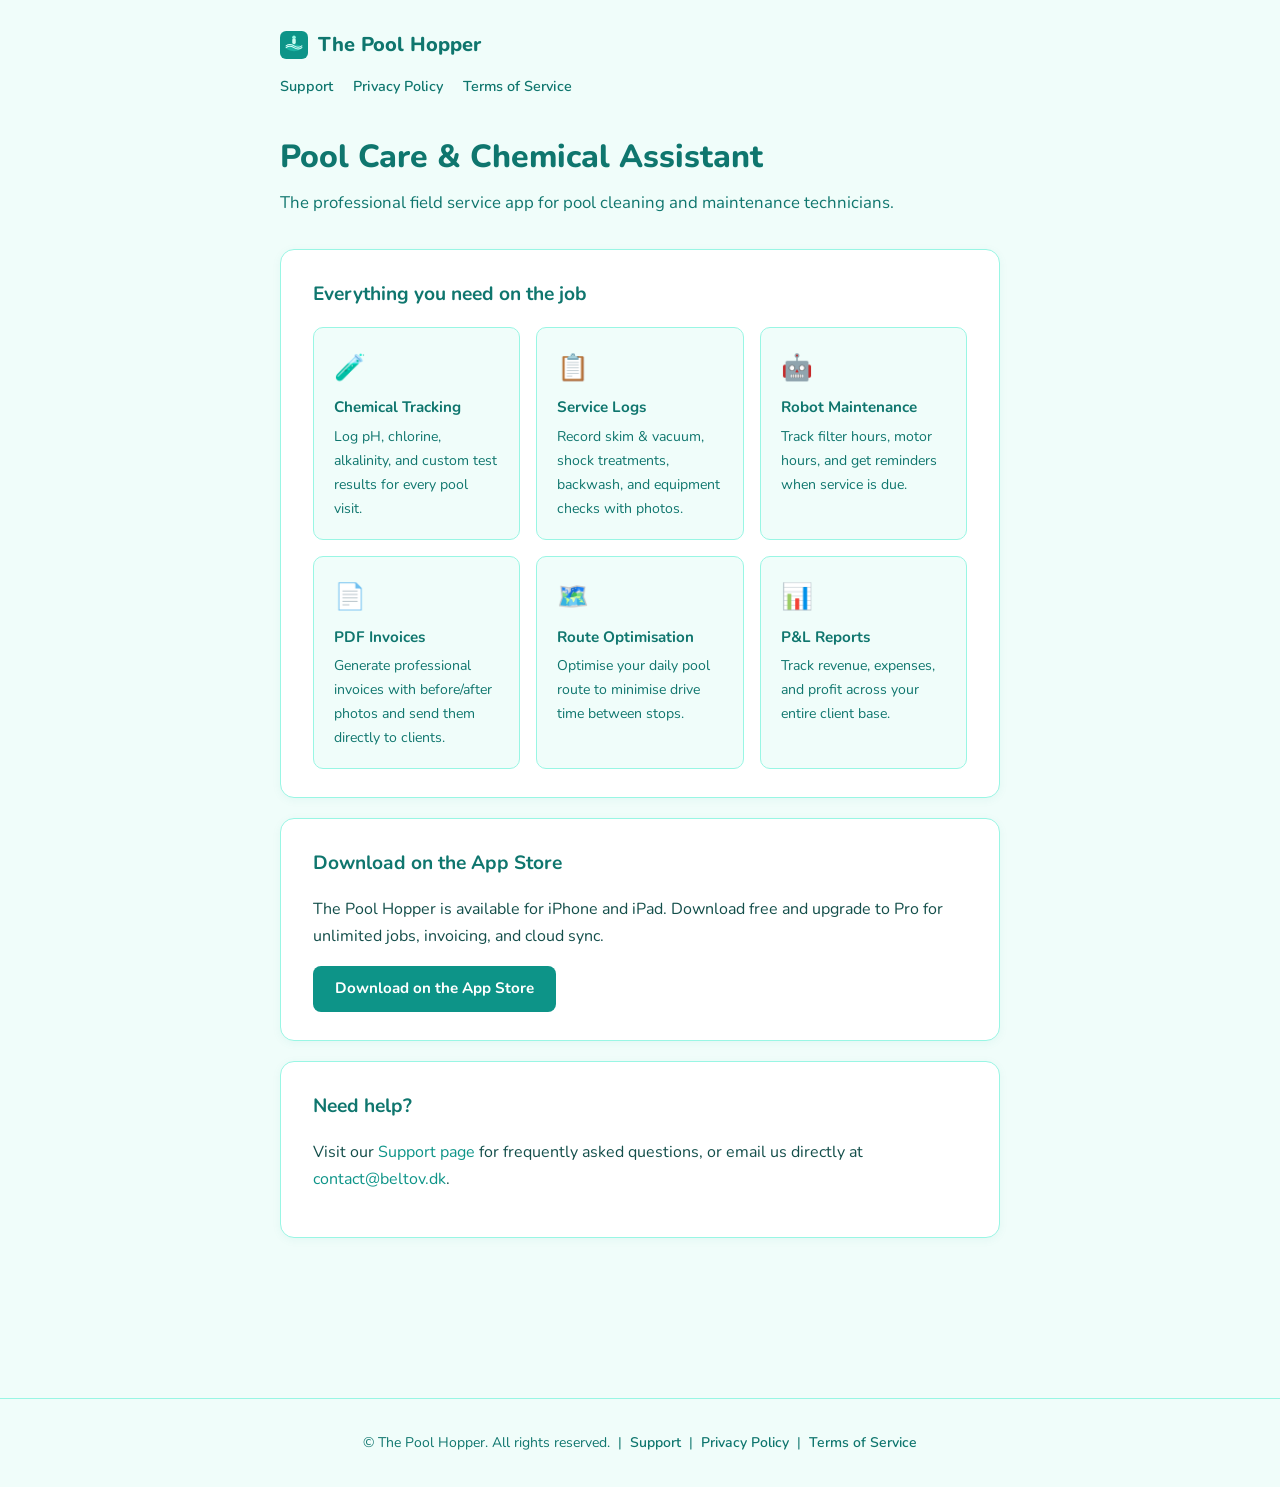
<file: index.html>
<!doctype html>
<html lang="en">
<head>
  <meta charset="utf-8">
  <meta name="viewport" content="width=device-width, initial-scale=1">
  <title>The Pool Hopper — Pool Care &amp; Chemical Assistant</title>
  <meta name="description" content="The Pool Hopper is the mobile field service app for pool cleaning and maintenance professionals.">
  <link rel="preconnect" href="https://fonts.googleapis.com">
  <link rel="preconnect" href="https://fonts.gstatic.com" crossorigin>
  <link href="https://fonts.googleapis.com/css2?family=Nunito:wght@400;600;700;800&display=swap" rel="stylesheet">
  <link rel="stylesheet" href="./style.css">
</head>
<body>
<div class="wrap">

  <a class="brand" href="./">
    <svg width="28" height="28" viewBox="0 0 64 64" fill="none" xmlns="http://www.w3.org/2000/svg">
      <rect width="64" height="64" rx="14" fill="#0D9488"/>
      <ellipse cx="32" cy="38" rx="18" ry="8" fill="#2DD4BF" opacity="0.5"/>
      <path d="M14 34 Q22 28 32 34 Q42 40 50 34" stroke="#E0FEFA" stroke-width="2.5" fill="none" stroke-linecap="round"/>
      <path d="M14 38 Q22 32 32 38 Q42 44 50 38" stroke="#E0FEFA" stroke-width="2.5" fill="none" stroke-linecap="round"/>
      <rect x="28" y="16" width="8" height="14" rx="4" fill="#CCFBF1"/>
      <circle cx="32" cy="14" r="4" fill="#99F6E4"/>
    </svg>
    <span>The Pool Hopper</span>
  </a>

  <nav>
    <a href="./support">Support</a>
    <a href="./privacy">Privacy Policy</a>
    <a href="./terms">Terms of Service</a>
  </nav>

  <h1>Pool Care &amp; Chemical Assistant</h1>
  <p class="subtitle">The professional field service app for pool cleaning and maintenance technicians.</p>

  <section>
    <div class="card">
      <h2>Everything you need on the job</h2>
      <div class="features">
        <div class="feature">
          <div class="icon">🧪</div>
          <h3>Chemical Tracking</h3>
          <p>Log pH, chlorine, alkalinity, and custom test results for every pool visit.</p>
        </div>
        <div class="feature">
          <div class="icon">📋</div>
          <h3>Service Logs</h3>
          <p>Record skim &amp; vacuum, shock treatments, backwash, and equipment checks with photos.</p>
        </div>
        <div class="feature">
          <div class="icon">🤖</div>
          <h3>Robot Maintenance</h3>
          <p>Track filter hours, motor hours, and get reminders when service is due.</p>
        </div>
        <div class="feature">
          <div class="icon">📄</div>
          <h3>PDF Invoices</h3>
          <p>Generate professional invoices with before/after photos and send them directly to clients.</p>
        </div>
        <div class="feature">
          <div class="icon">🗺️</div>
          <h3>Route Optimisation</h3>
          <p>Optimise your daily pool route to minimise drive time between stops.</p>
        </div>
        <div class="feature">
          <div class="icon">📊</div>
          <h3>P&amp;L Reports</h3>
          <p>Track revenue, expenses, and profit across your entire client base.</p>
        </div>
      </div>
    </div>
  </section>

  <section>
    <div class="card">
      <h2>Download on the App Store</h2>
      <p>The Pool Hopper is available for iPhone and iPad. Download free and upgrade to Pro for unlimited jobs, invoicing, and cloud sync.</p>
      <a class="button" href="https://apps.apple.com/app/the-pool-hopper/id6798346395">Download on the App Store</a>
    </div>
  </section>

  <section>
    <div class="card">
      <h2>Need help?</h2>
      <p>Visit our <a href="./support">Support page</a> for frequently asked questions, or email us directly at <a href="mailto:contact@beltov.dk">contact@beltov.dk</a>.</p>
    </div>
  </section>

</div>

<footer>
  &copy; The Pool Hopper. All rights reserved. &nbsp;|&nbsp;
  <a href="./support">Support</a> &nbsp;|&nbsp;
  <a href="./privacy">Privacy Policy</a> &nbsp;|&nbsp;
  <a href="./terms">Terms of Service</a>
</footer>

</body>
</html>
</file>
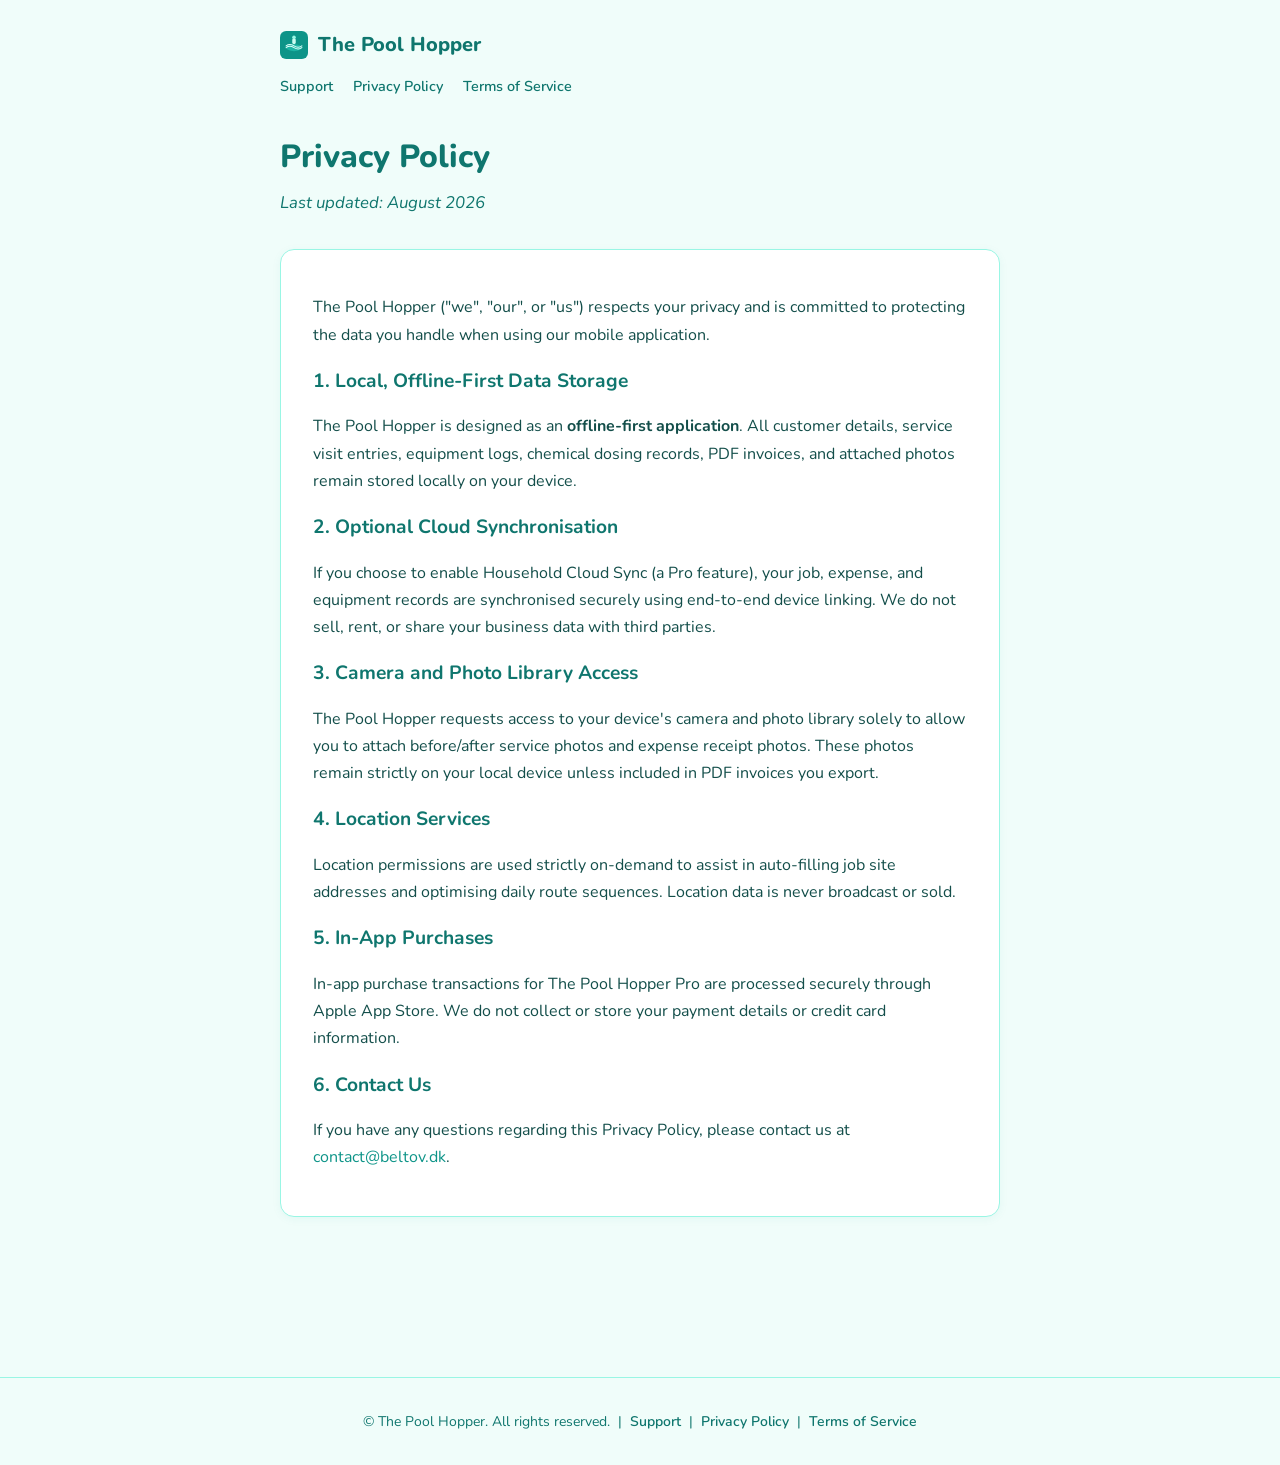
<file: privacy/index.html>
<!doctype html>
<html lang="en">
<head>
  <meta charset="utf-8">
  <meta name="viewport" content="width=device-width, initial-scale=1">
  <title>Privacy Policy — The Pool Hopper</title>
  <meta name="description" content="The Pool Hopper's privacy policy: what data is collected, how it's stored, and your choices.">
  <link rel="preconnect" href="https://fonts.googleapis.com">
  <link rel="preconnect" href="https://fonts.gstatic.com" crossorigin>
  <link href="https://fonts.googleapis.com/css2?family=Nunito:wght@400;600;700;800&display=swap" rel="stylesheet">
  <link rel="stylesheet" href="../style.css">
</head>
<body>
<div class="wrap">

  <a class="brand" href="../">
    <svg width="28" height="28" viewBox="0 0 64 64" fill="none" xmlns="http://www.w3.org/2000/svg">
      <rect width="64" height="64" rx="14" fill="#0D9488"/>
      <ellipse cx="32" cy="38" rx="18" ry="8" fill="#2DD4BF" opacity="0.5"/>
      <path d="M14 34 Q22 28 32 34 Q42 40 50 34" stroke="#E0FEFA" stroke-width="2.5" fill="none" stroke-linecap="round"/>
      <path d="M14 38 Q22 32 32 38 Q42 44 50 38" stroke="#E0FEFA" stroke-width="2.5" fill="none" stroke-linecap="round"/>
      <rect x="28" y="16" width="8" height="14" rx="4" fill="#CCFBF1"/>
      <circle cx="32" cy="14" r="4" fill="#99F6E4"/>
    </svg>
    <span>The Pool Hopper</span>
  </a>

  <nav>
    <a href="../support">Support</a>
    <a href="./">Privacy Policy</a>
    <a href="../terms">Terms of Service</a>
  </nav>

  <h1>Privacy Policy</h1>
  <p class="subtitle"><em>Last updated: August 2026</em></p>

  <section>
    <div class="card">
      <p>The Pool Hopper ("we", "our", or "us") respects your privacy and is committed to protecting the data you handle when using our mobile application.</p>

      <h2>1. Local, Offline-First Data Storage</h2>
      <p>The Pool Hopper is designed as an <strong>offline-first application</strong>. All customer details, service visit entries, equipment logs, chemical dosing records, PDF invoices, and attached photos remain stored locally on your device.</p>

      <h2>2. Optional Cloud Synchronisation</h2>
      <p>If you choose to enable Household Cloud Sync (a Pro feature), your job, expense, and equipment records are synchronised securely using end-to-end device linking. We do not sell, rent, or share your business data with third parties.</p>

      <h2>3. Camera and Photo Library Access</h2>
      <p>The Pool Hopper requests access to your device's camera and photo library solely to allow you to attach before/after service photos and expense receipt photos. These photos remain strictly on your local device unless included in PDF invoices you export.</p>

      <h2>4. Location Services</h2>
      <p>Location permissions are used strictly on-demand to assist in auto-filling job site addresses and optimising daily route sequences. Location data is never broadcast or sold.</p>

      <h2>5. In-App Purchases</h2>
      <p>In-app purchase transactions for The Pool Hopper Pro are processed securely through Apple App Store. We do not collect or store your payment details or credit card information.</p>

      <h2>6. Contact Us</h2>
      <p>If you have any questions regarding this Privacy Policy, please contact us at <a href="mailto:contact@beltov.dk">contact@beltov.dk</a>.</p>
    </div>
  </section>

</div>

<footer>
  &copy; The Pool Hopper. All rights reserved. &nbsp;|&nbsp;
  <a href="../support">Support</a> &nbsp;|&nbsp;
  <a href="./">Privacy Policy</a> &nbsp;|&nbsp;
  <a href="../terms">Terms of Service</a>
</footer>

</body>
</html>
</file>
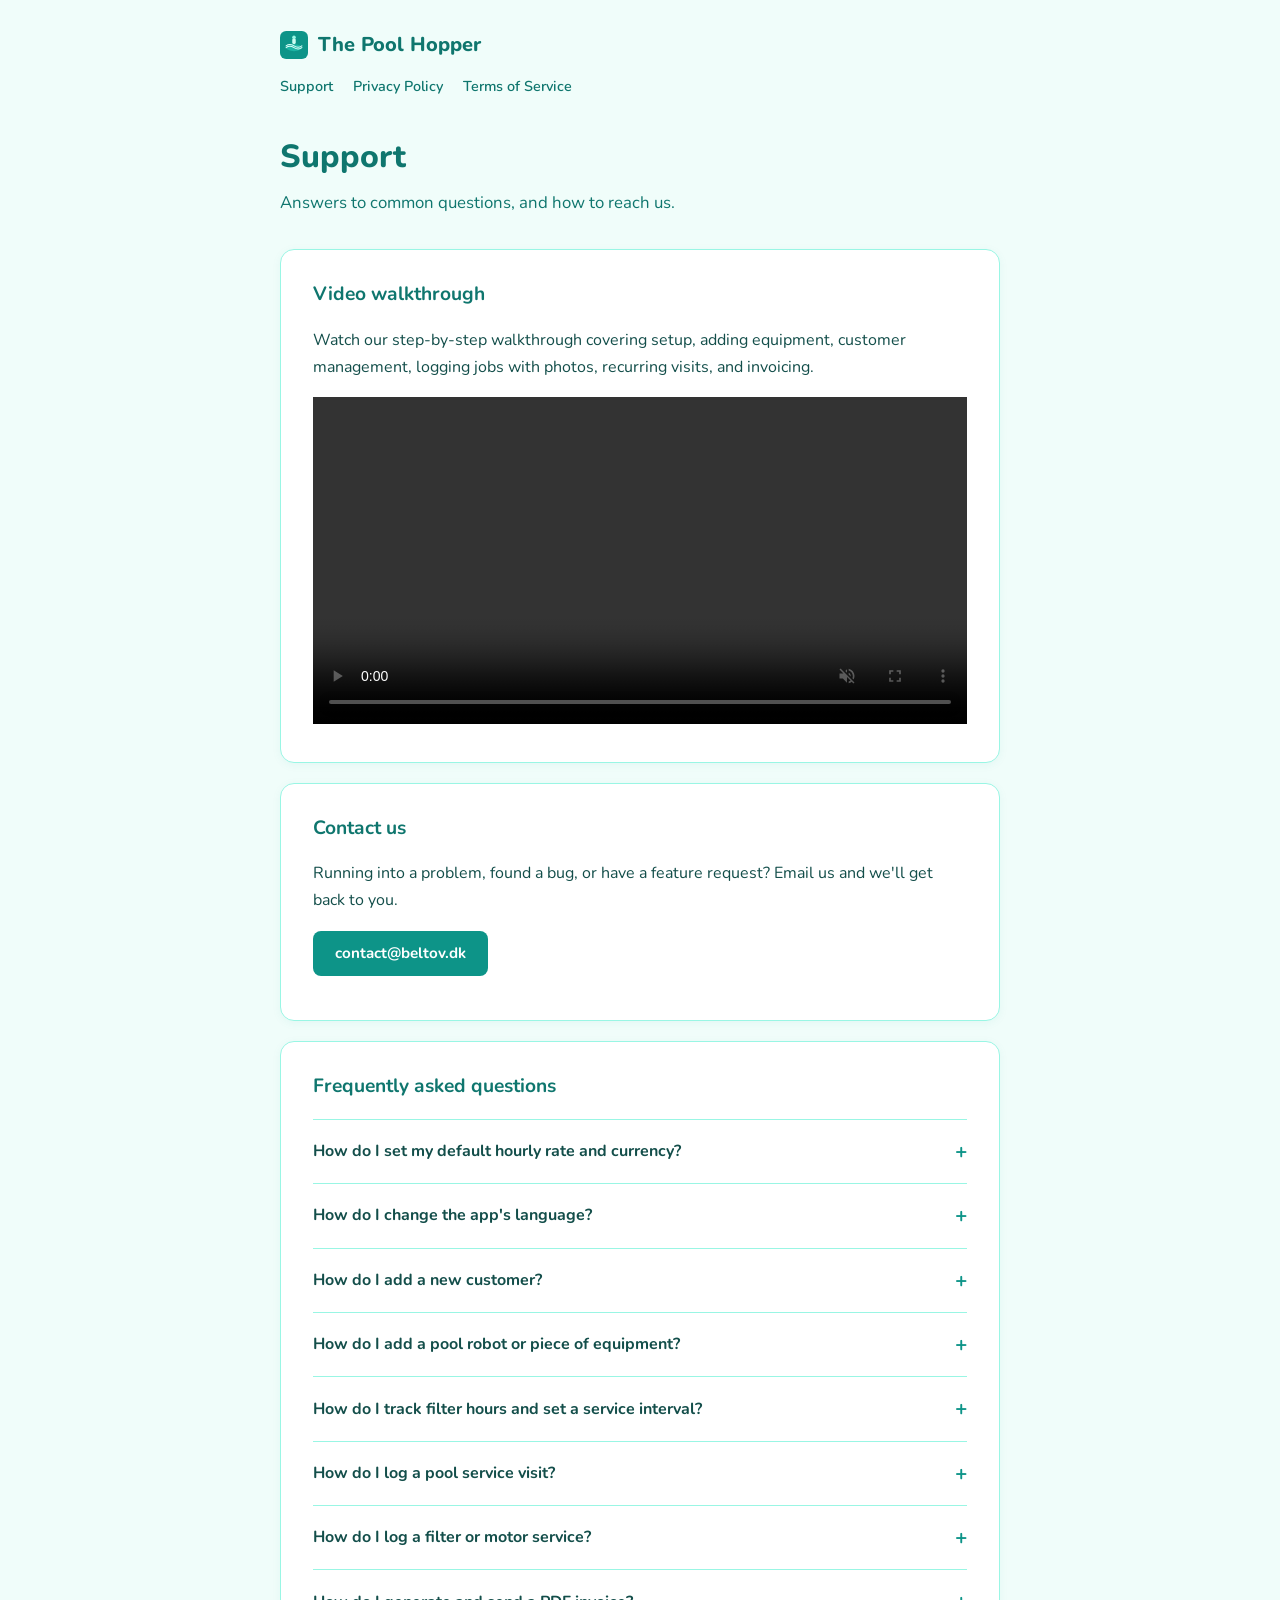
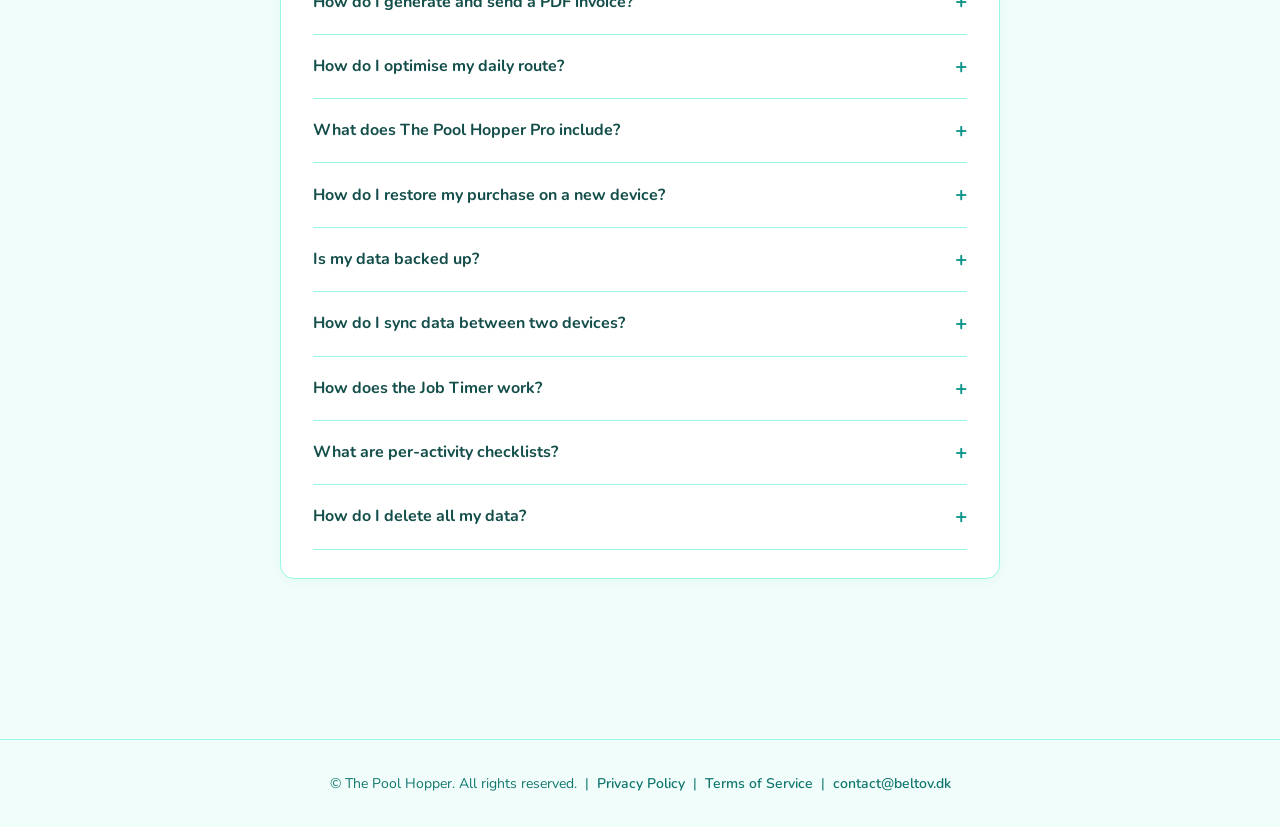
<file: support/index.html>
<!doctype html>
<html lang="en">
<head>
  <meta charset="utf-8">
  <meta name="viewport" content="width=device-width, initial-scale=1">
  <title>Support — The Pool Hopper</title>
  <meta name="description" content="Get help with The Pool Hopper: contact us or browse frequently asked questions.">
  <link rel="preconnect" href="https://fonts.googleapis.com">
  <link rel="preconnect" href="https://fonts.gstatic.com" crossorigin>
  <link href="https://fonts.googleapis.com/css2?family=Nunito:wght@400;600;700;800&display=swap" rel="stylesheet">
  <link rel="stylesheet" href="../style.css">
</head>
<body>
<div class="wrap">

  <a class="brand" href="../">
    <svg width="28" height="28" viewBox="0 0 64 64" fill="none" xmlns="http://www.w3.org/2000/svg">
      <rect width="64" height="64" rx="14" fill="#0D9488"/>
      <ellipse cx="32" cy="38" rx="18" ry="8" fill="#2DD4BF" opacity="0.5"/>
      <path d="M14 34 Q22 28 32 34 Q42 40 50 34" stroke="#E0FEFA" stroke-width="2.5" fill="none" stroke-linecap="round"/>
      <path d="M14 38 Q22 32 32 38 Q42 44 50 38" stroke="#E0FEFA" stroke-width="2.5" fill="none" stroke-linecap="round"/>
      <rect x="28" y="16" width="8" height="14" rx="4" fill="#CCFBF1"/>
      <circle cx="32" cy="14" r="4" fill="#99F6E4"/>
    </svg>
    <span>The Pool Hopper</span>
  </a>

  <nav>
    <a href="./">Support</a>
    <a href="../privacy">Privacy Policy</a>
    <a href="../terms">Terms of Service</a>
  </nav>

  <h1>Support</h1>
  <p class="subtitle">Answers to common questions, and how to reach us.</p>

  <section>
    <div class="card">
      <h2>Video walkthrough</h2>
      <p>Watch our step-by-step walkthrough covering setup, adding equipment, customer management, logging jobs with photos, recurring visits, and invoicing.</p>
      <div class="video-wrap">
        <video controls muted preload="metadata" width="100%">
          <source src="../assets/getting-started-walkthrough.mp4" type="video/mp4">
          Your browser does not support the video tag.
        </video>
      </div>
    </div>
  </section>

  <section>
    <div class="card">
      <h2>Contact us</h2>
      <p>Running into a problem, found a bug, or have a feature request? Email us and we'll get back to you.</p>
      <p><a class="button" href="mailto:contact@beltov.dk">contact@beltov.dk</a></p>
    </div>
  </section>

  <section>
    <div class="card">
      <h2>Frequently asked questions</h2>

      <details>
        <summary>How do I set my default hourly rate and currency?</summary>
        <p>Go to <strong>Settings</strong> and set your default hourly rate and preferred currency. These pre-fill every new job automatically, saving time in the field.</p>
      </details>

      <details>
        <summary>How do I change the app's language?</summary>
        <p>Go to <strong>Settings → Language</strong> and pick from the list, or choose "System default" to follow your device's language automatically.</p>
      </details>

      <details>
        <summary>How do I add a new customer?</summary>
        <p>Open <strong>New Job</strong>, tap the customer field, and choose "Add New Customer." You only need to do this once — they'll appear in every future job. For fuller details (address, email, phone, default rate) manage customers from the Invoices tab.</p>
      </details>

      <details>
        <summary>How do I add a pool robot or piece of equipment?</summary>
        <p>Go to the <strong>Equipment &amp; Maintenance</strong> tab and tap the + button. Add your pool vacuums, robotic cleaners, filter pumps, salt chlorine cells, and test kits. The Pool Hopper automatically tracks filter hours and motor hours as you log jobs, and alerts you when service is due.</p>
      </details>

      <details>
        <summary>How do I track filter hours and set a service interval?</summary>
        <p>When adding or editing equipment, set the <strong>Filter interval (hrs)</strong> field. Once the robot has run that many hours since its last filter replacement, the app shows a "Filter due" reminder on your dashboard and equipment card. After you log a <em>Filter Replacement</em> service event, the counter resets to zero automatically.</p>
      </details>

      <details>
        <summary>How do I log a pool service visit?</summary>
        <p>Tap <strong>New Job</strong>, select the customer and service date, choose the activities performed (chemical test, skim &amp; vacuum, shock, backwash, etc.), add the hours, and optionally attach before/after photos. Tap Save — the job is instantly available for invoicing.</p>
      </details>

      <details>
        <summary>How do I log a filter or motor service?</summary>
        <p>Go to <strong>Equipment &amp; Maintenance</strong>, find your robot, and tap <strong>Log Service</strong>. Select <em>Filter Replacement</em> (automatically resets filter hours) or the relevant task for your service. Add any parts used, the service date, and save.</p>
      </details>

      <details>
        <summary>How do I generate and send a PDF invoice?</summary>
        <p>Open the <strong>Invoices</strong> tab, create or find the invoice, then tap <strong>Export PDF</strong>. You can share it directly via email, AirDrop, or any app on your device.</p>
      </details>

      <details>
        <summary>How do I optimise my daily route?</summary>
        <p>On the <strong>Schedule</strong> tab, once a day has two or more jobs with a location saved, a <strong>Route order</strong> toggle appears for that day. Turn it on to reorder those jobs by shortest distance between them, with a number badge showing each stop's place in the sequence.</p>
      </details>

      <details>
        <summary>What does The Pool Hopper Pro include?</summary>
        <p>Pro unlocks unlimited jobs and customers, PDF invoice generation, route optimisation, equipment maintenance tracking with automatic hour resets, photo attachments, expense tracking, profit &amp; loss reports, automatic backups, multi-device sync, a job timer, and per-activity checklists.</p>
      </details>

      <details>
        <summary>How do I restore my purchase on a new device?</summary>
        <p>Open the app, go to <strong>Settings → Restore Purchases</strong>. Make sure you're signed in with the same Apple ID used for the original purchase.</p>
      </details>

      <details>
        <summary>Is my data backed up?</summary>
        <p>All data is stored locally on your device (offline-first). Pro users can turn on <strong>Automatic Backups</strong> (Settings → Automatic backups) to create a dated backup file on a schedule you choose, which you can save to iCloud Drive. We also recommend enabling iCloud Backup on your iPhone so your data is included in Apple's standard device backup.</p>
      </details>

      <details>
        <summary>How do I sync data between two devices?</summary>
        <p>Go to <strong>Settings → Multi-device sync</strong> (Pro) and tap <strong>Save a sync file</strong>. Store it in iCloud Drive, Files, or any cloud-storage app, then open that same file from your other device's <strong>Settings → Multi-device sync → Load &amp; merge</strong>. The Pool Hopper merges the two devices' data automatically — whichever side has the newest change to a job, customer, invoice, expense, or piece of equipment wins, so nothing recent is lost. There's no account, password, or always-on server involved — it all travels through a file you control.</p>
      </details>

      <details>
        <summary>How does the Job Timer work?</summary>
        <p>Pro users can turn on the Job Timer in <strong>Settings → General settings</strong>. Tap Start Timer on the Dashboard when you begin a job — it keeps tracking even if you switch apps. Tap Stop and the elapsed time is rounded up to whichever increment you've set under "Round time to" (5, 10, or 15 minutes, or Off), then dropped straight into a new Job Entry ready to save.</p>
      </details>

      <details>
        <summary>What are per-activity checklists?</summary>
        <p>When you choose one or more activities for a job (chemical test, skim &amp; vacuum, shock, backwash, etc.), The Pool Hopper Pro automatically attaches a checklist of the typical steps for those activities to the Job Entry screen. Check items off as you complete them in the field — your progress is saved with the job.</p>
      </details>

      <details>
        <summary>How do I delete all my data?</summary>
        <p>Go to <strong>Settings → Data &amp; Privacy → Delete All Data</strong>. You'll be asked to confirm twice, since this can't be undone. It permanently removes every job, customer, invoice, expense, equipment record, and photo from this device — a sync file you've already saved elsewhere, or another device's own copy, is unaffected.</p>
      </details>

    </div>
  </section>

</div>

<footer>
  &copy; The Pool Hopper. All rights reserved. &nbsp;|&nbsp;
  <a href="../privacy">Privacy Policy</a> &nbsp;|&nbsp;
  <a href="../terms">Terms of Service</a> &nbsp;|&nbsp;
  <a href="mailto:contact@beltov.dk">contact@beltov.dk</a>
</footer>

</body>
</html>
</file>
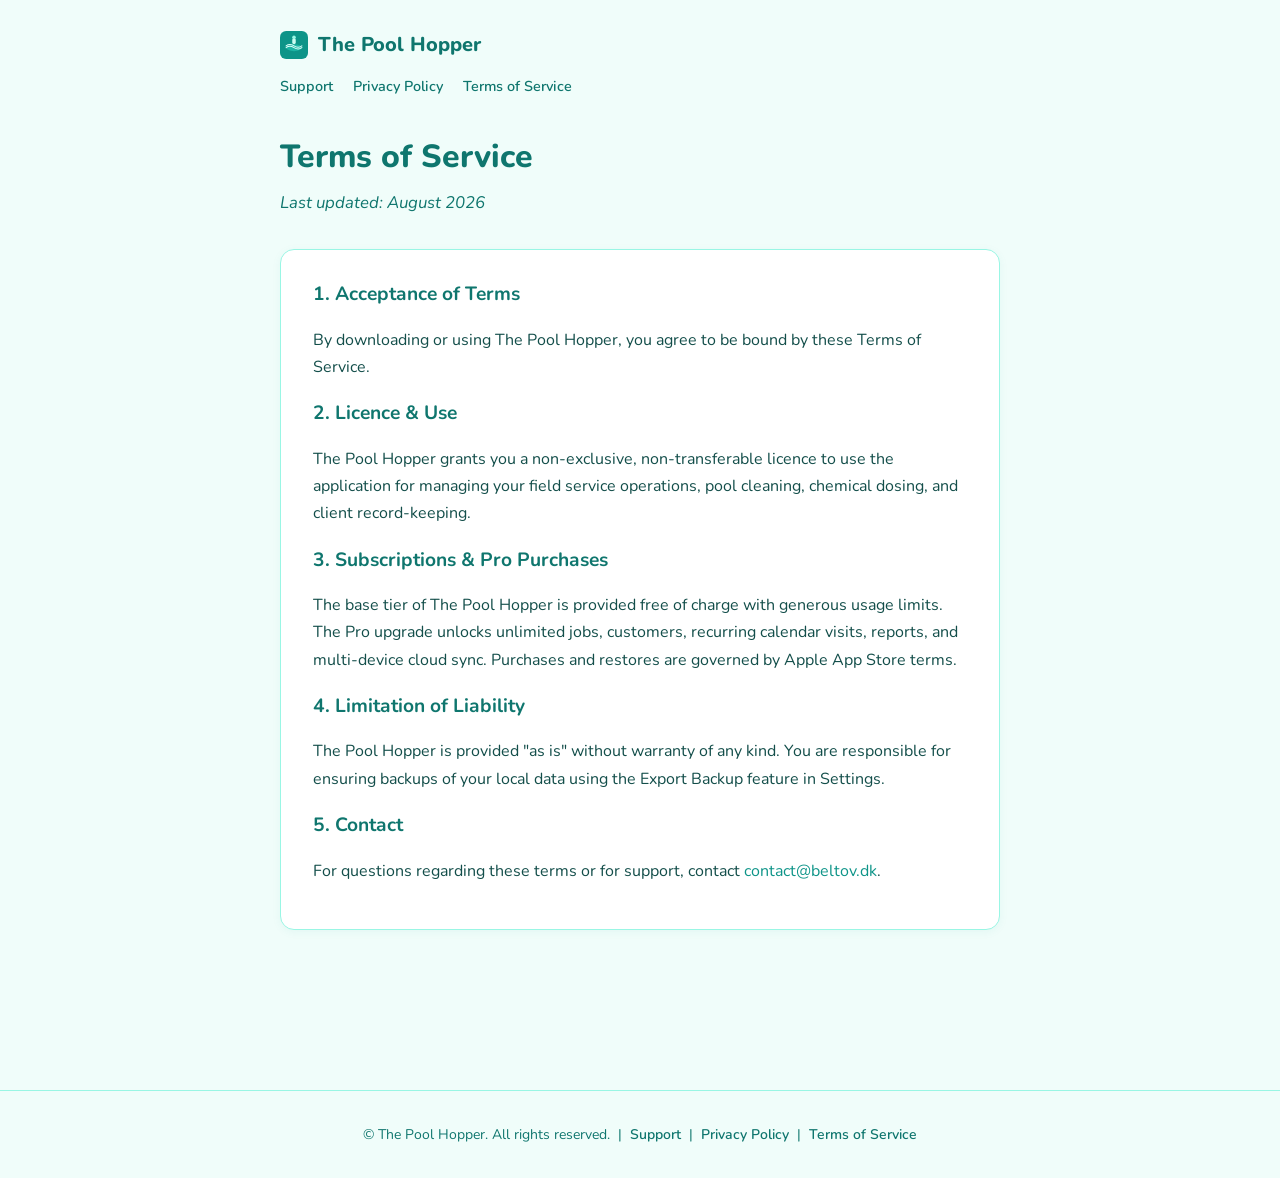
<file: terms/index.html>
<!doctype html>
<html lang="en">
<head>
  <meta charset="utf-8">
  <meta name="viewport" content="width=device-width, initial-scale=1">
  <title>Terms of Service — The Pool Hopper</title>
  <meta name="description" content="The Pool Hopper terms of service.">
  <link rel="preconnect" href="https://fonts.googleapis.com">
  <link rel="preconnect" href="https://fonts.gstatic.com" crossorigin>
  <link href="https://fonts.googleapis.com/css2?family=Nunito:wght@400;600;700;800&display=swap" rel="stylesheet">
  <link rel="stylesheet" href="../style.css">
</head>
<body>
<div class="wrap">

  <a class="brand" href="../">
    <svg width="28" height="28" viewBox="0 0 64 64" fill="none" xmlns="http://www.w3.org/2000/svg">
      <rect width="64" height="64" rx="14" fill="#0D9488"/>
      <ellipse cx="32" cy="38" rx="18" ry="8" fill="#2DD4BF" opacity="0.5"/>
      <path d="M14 34 Q22 28 32 34 Q42 40 50 34" stroke="#E0FEFA" stroke-width="2.5" fill="none" stroke-linecap="round"/>
      <path d="M14 38 Q22 32 32 38 Q42 44 50 38" stroke="#E0FEFA" stroke-width="2.5" fill="none" stroke-linecap="round"/>
      <rect x="28" y="16" width="8" height="14" rx="4" fill="#CCFBF1"/>
      <circle cx="32" cy="14" r="4" fill="#99F6E4"/>
    </svg>
    <span>The Pool Hopper</span>
  </a>

  <nav>
    <a href="../support">Support</a>
    <a href="../privacy">Privacy Policy</a>
    <a href="./">Terms of Service</a>
  </nav>

  <h1>Terms of Service</h1>
  <p class="subtitle"><em>Last updated: August 2026</em></p>

  <section>
    <div class="card">
      <h2>1. Acceptance of Terms</h2>
      <p>By downloading or using The Pool Hopper, you agree to be bound by these Terms of Service.</p>

      <h2>2. Licence &amp; Use</h2>
      <p>The Pool Hopper grants you a non-exclusive, non-transferable licence to use the application for managing your field service operations, pool cleaning, chemical dosing, and client record-keeping.</p>

      <h2>3. Subscriptions &amp; Pro Purchases</h2>
      <p>The base tier of The Pool Hopper is provided free of charge with generous usage limits. The Pro upgrade unlocks unlimited jobs, customers, recurring calendar visits, reports, and multi-device cloud sync. Purchases and restores are governed by Apple App Store terms.</p>

      <h2>4. Limitation of Liability</h2>
      <p>The Pool Hopper is provided "as is" without warranty of any kind. You are responsible for ensuring backups of your local data using the Export Backup feature in Settings.</p>

      <h2>5. Contact</h2>
      <p>For questions regarding these terms or for support, contact <a href="mailto:contact@beltov.dk">contact@beltov.dk</a>.</p>
    </div>
  </section>

</div>

<footer>
  &copy; The Pool Hopper. All rights reserved. &nbsp;|&nbsp;
  <a href="../support">Support</a> &nbsp;|&nbsp;
  <a href="../privacy">Privacy Policy</a> &nbsp;|&nbsp;
  <a href="./">Terms of Service</a>
</footer>

</body>
</html>
</file>
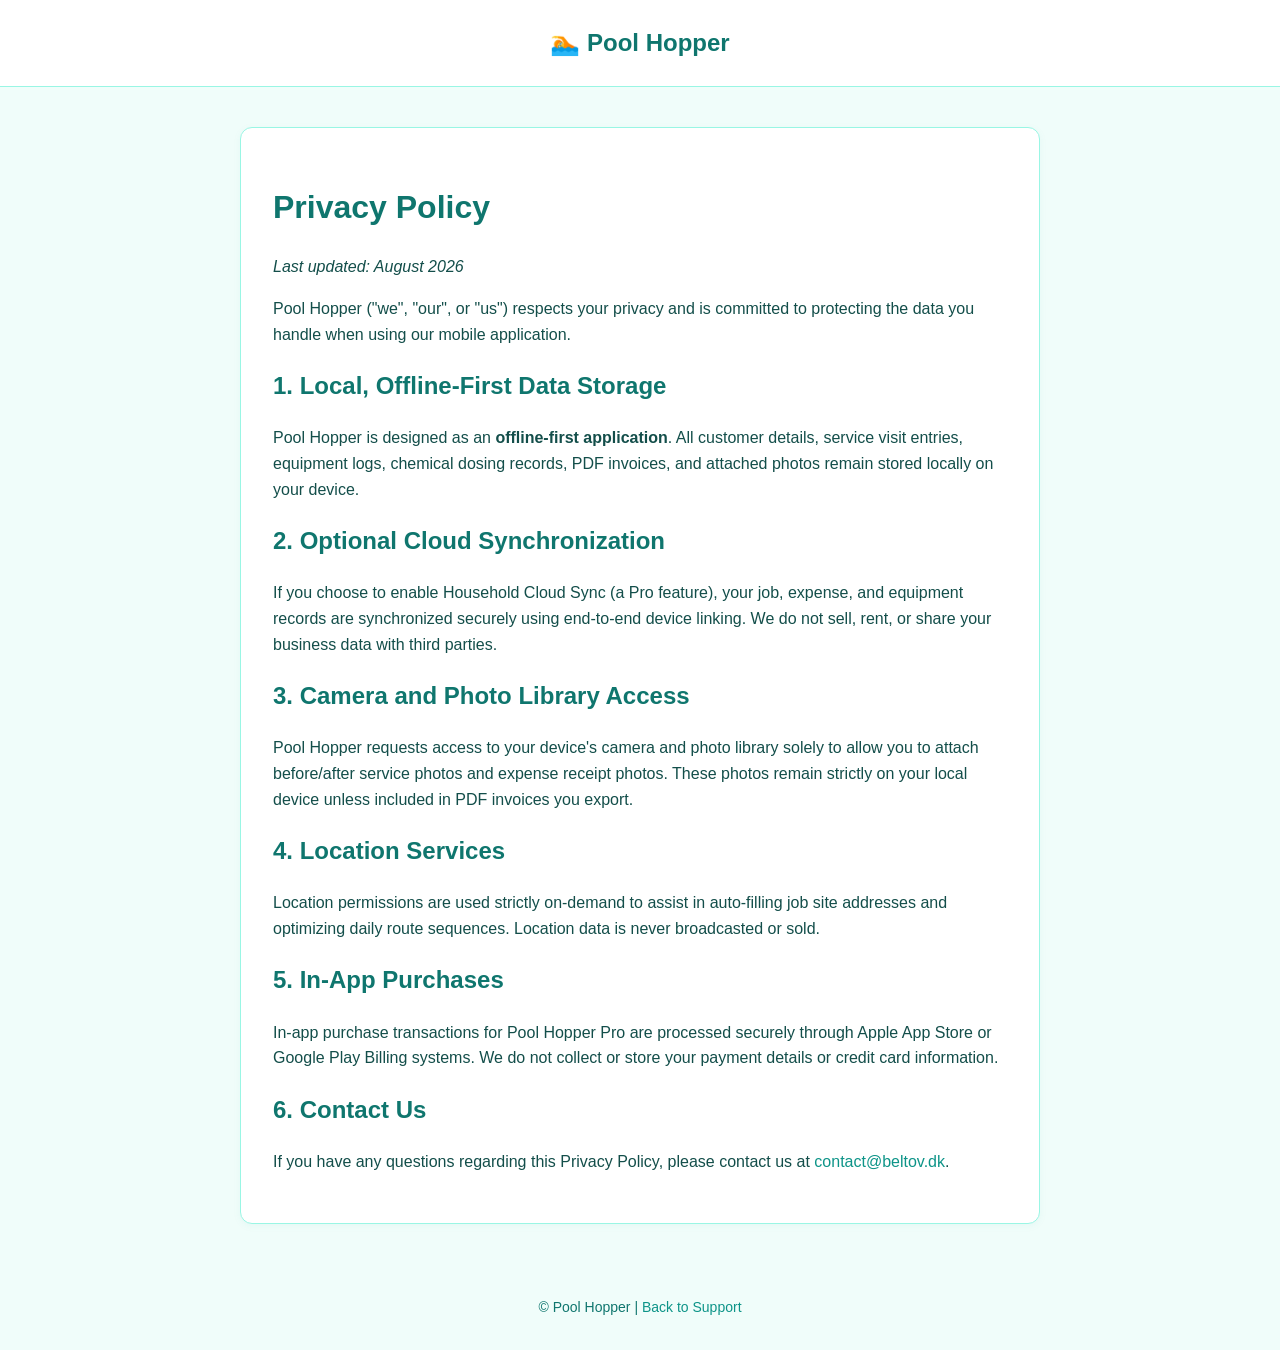
<file: privacy.html>
<!DOCTYPE html>
<html lang="en">
<head>
  <meta charset="UTF-8">
  <meta name="viewport" content="width=device-width, initial-scale=1.0">
  <title>Pool Hopper — Privacy Policy</title>
  <style>
    :root {
      --primary: #0D9488;
      --primary-dark: #0F766E;
      --bg: #F0FDFA;
      --surface: #FFFFFF;
      --text: #134E4A;
      --text-muted: #0F766E;
      --border: #99F6E4;
    }
    body {
      font-family: -apple-system, BlinkMacSystemFont, "Segoe UI", Roboto, Helvetica, Arial, sans-serif;
      background-color: var(--bg);
      color: var(--text);
      margin: 0;
      padding: 0;
      line-height: 1.6;
    }
    header {
      background: var(--surface);
      border-bottom: 1px solid var(--border);
      padding: 24px;
      text-align: center;
    }
    .logo {
      font-size: 24px;
      font-weight: 800;
      color: var(--primary-dark);
      text-decoration: none;
    }
    container {
      max-width: 800px;
      margin: 40px auto;
      padding: 0 20px;
      display: block;
    }
    .card {
      background: var(--surface);
      border-radius: 12px;
      border: 1px solid var(--border);
      padding: 32px;
      box-shadow: 0 2px 8px rgba(13, 148, 136, 0.05);
    }
    h1, h2 {
      color: var(--primary-dark);
    }
    footer {
      text-align: center;
      padding: 32px 20px;
      color: var(--text-muted);
      font-size: 14px;
      margin-top: 40px;
    }
    a {
      color: var(--primary);
      text-decoration: none;
    }
  </style>
</head>
<body>

  <header>
    <a href="index.html" class="logo">🏊 Pool Hopper</a>
  </header>

  <container>
    <div class="card">
      <h1>Privacy Policy</h1>
      <p><em>Last updated: August 2026</em></p>

      <p>Pool Hopper ("we", "our", or "us") respects your privacy and is committed to protecting the data you handle when using our mobile application.</p>

      <h2>1. Local, Offline-First Data Storage</h2>
      <p>Pool Hopper is designed as an <strong>offline-first application</strong>. All customer details, service visit entries, equipment logs, chemical dosing records, PDF invoices, and attached photos remain stored locally on your device.</p>

      <h2>2. Optional Cloud Synchronization</h2>
      <p>If you choose to enable Household Cloud Sync (a Pro feature), your job, expense, and equipment records are synchronized securely using end-to-end device linking. We do not sell, rent, or share your business data with third parties.</p>

      <h2>3. Camera and Photo Library Access</h2>
      <p>Pool Hopper requests access to your device's camera and photo library solely to allow you to attach before/after service photos and expense receipt photos. These photos remain strictly on your local device unless included in PDF invoices you export.</p>

      <h2>4. Location Services</h2>
      <p>Location permissions are used strictly on-demand to assist in auto-filling job site addresses and optimizing daily route sequences. Location data is never broadcasted or sold.</p>

      <h2>5. In-App Purchases</h2>
      <p>In-app purchase transactions for Pool Hopper Pro are processed securely through Apple App Store or Google Play Billing systems. We do not collect or store your payment details or credit card information.</p>

      <h2>6. Contact Us</h2>
      <p>If you have any questions regarding this Privacy Policy, please contact us at <a href="mailto:contact@beltov.dk">contact@beltov.dk</a>.</p>
    </div>
  </container>

  <footer>
    &copy; Pool Hopper | <a href="index.html">Back to Support</a>
  </footer>

</body>
</html>
</file>
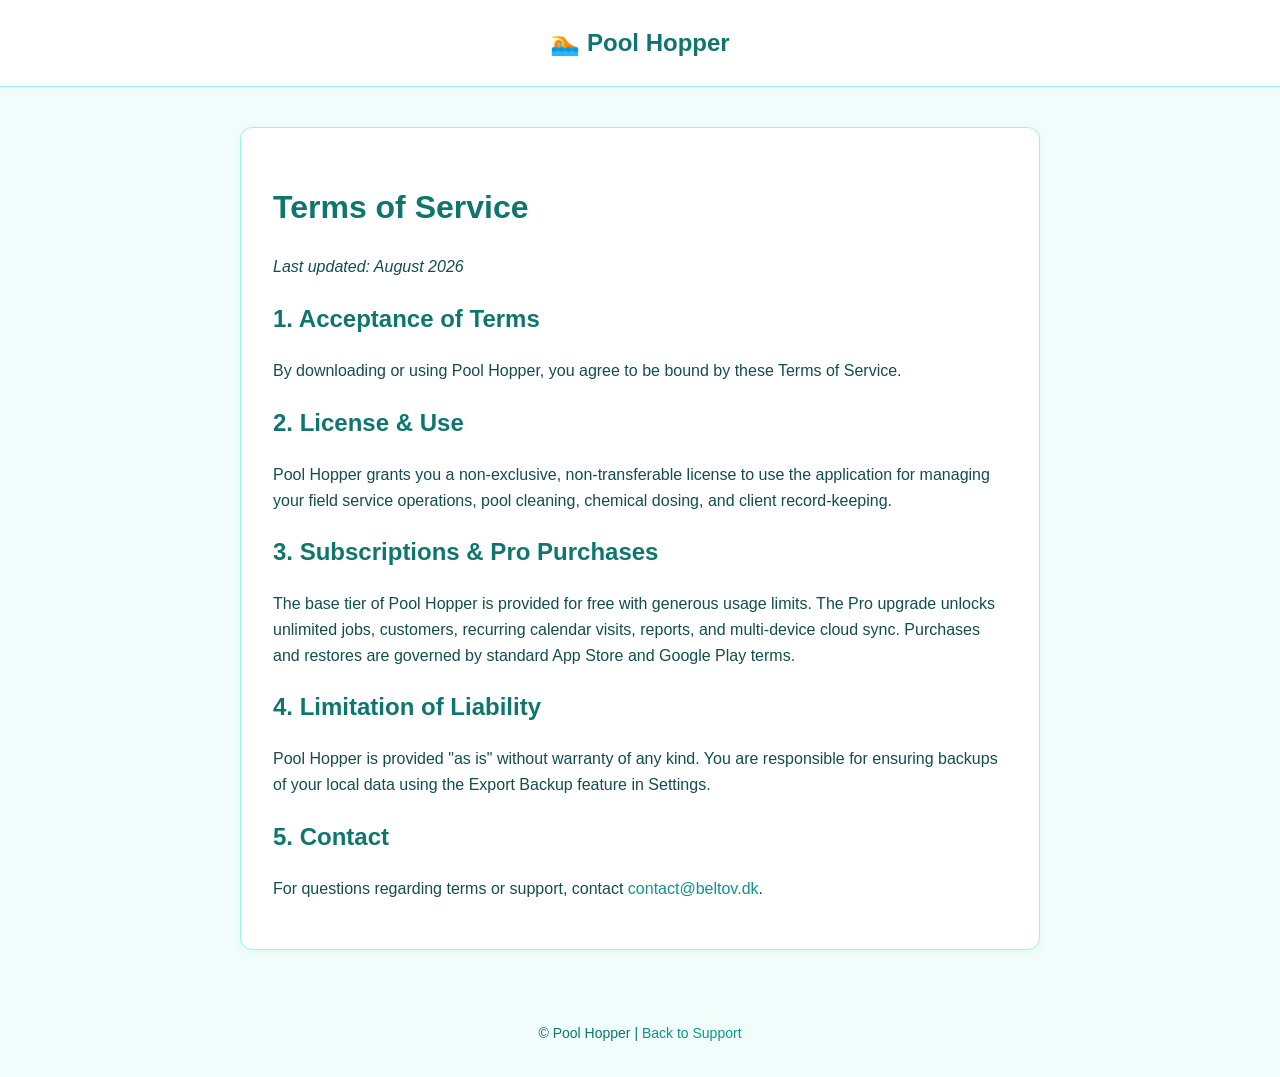
<file: terms.html>
<!DOCTYPE html>
<html lang="en">
<head>
  <meta charset="UTF-8">
  <meta name="viewport" content="width=device-width, initial-scale=1.0">
  <title>Pool Hopper — Terms of Service</title>
  <style>
    :root {
      --primary: #0D9488;
      --primary-dark: #0F766E;
      --bg: #F0FDFA;
      --surface: #FFFFFF;
      --text: #134E4A;
      --text-muted: #0F766E;
      --border: #99F6E4;
    }
    body {
      font-family: -apple-system, BlinkMacSystemFont, "Segoe UI", Roboto, Helvetica, Arial, sans-serif;
      background-color: var(--bg);
      color: var(--text);
      margin: 0;
      padding: 0;
      line-height: 1.6;
    }
    header {
      background: var(--surface);
      border-bottom: 1px solid var(--border);
      padding: 24px;
      text-align: center;
    }
    .logo {
      font-size: 24px;
      font-weight: 800;
      color: var(--primary-dark);
      text-decoration: none;
    }
    container {
      max-width: 800px;
      margin: 40px auto;
      padding: 0 20px;
      display: block;
    }
    .card {
      background: var(--surface);
      border-radius: 12px;
      border: 1px solid var(--border);
      padding: 32px;
      box-shadow: 0 2px 8px rgba(13, 148, 136, 0.05);
    }
    h1, h2 {
      color: var(--primary-dark);
    }
    footer {
      text-align: center;
      padding: 32px 20px;
      color: var(--text-muted);
      font-size: 14px;
      margin-top: 40px;
    }
    a {
      color: var(--primary);
      text-decoration: none;
    }
  </style>
</head>
<body>

  <header>
    <a href="index.html" class="logo">🏊 Pool Hopper</a>
  </header>

  <container>
    <div class="card">
      <h1>Terms of Service</h1>
      <p><em>Last updated: August 2026</em></p>

      <h2>1. Acceptance of Terms</h2>
      <p>By downloading or using Pool Hopper, you agree to be bound by these Terms of Service.</p>

      <h2>2. License &amp; Use</h2>
      <p>Pool Hopper grants you a non-exclusive, non-transferable license to use the application for managing your field service operations, pool cleaning, chemical dosing, and client record-keeping.</p>

      <h2>3. Subscriptions &amp; Pro Purchases</h2>
      <p>The base tier of Pool Hopper is provided for free with generous usage limits. The Pro upgrade unlocks unlimited jobs, customers, recurring calendar visits, reports, and multi-device cloud sync. Purchases and restores are governed by standard App Store and Google Play terms.</p>

      <h2>4. Limitation of Liability</h2>
      <p>Pool Hopper is provided "as is" without warranty of any kind. You are responsible for ensuring backups of your local data using the Export Backup feature in Settings.</p>

      <h2>5. Contact</h2>
      <p>For questions regarding terms or support, contact <a href="mailto:contact@beltov.dk">contact@beltov.dk</a>.</p>
    </div>
  </container>

  <footer>
    &copy; Pool Hopper | <a href="index.html">Back to Support</a>
  </footer>

</body>
</html>
</file>
<file: style.css>
/* ─── The Pool Hopper — shared site styles ─── */
:root {
  --primary:      #0D9488;
  --primary-dark: #0F766E;
  --accent:       #2DD4BF;
  --bg:           #F0FDFA;
  --surface:      #FFFFFF;
  --text:         #134E4A;
  --text-muted:   #0F766E;
  --border:       #99F6E4;
}

*, *::before, *::after { box-sizing: border-box; }

body {
  font-family: 'Nunito', -apple-system, BlinkMacSystemFont, 'Segoe UI', sans-serif;
  background: var(--bg);
  color: var(--text);
  margin: 0;
  padding: 0;
  line-height: 1.7;
}

.wrap {
  max-width: 760px;
  margin: 0 auto;
  padding: 0 20px 80px;
}

/* ── Brand / nav ── */
.brand {
  display: inline-flex;
  align-items: center;
  gap: 10px;
  font-size: 20px;
  font-weight: 800;
  color: var(--primary-dark);
  text-decoration: none;
  padding: 28px 0 8px;
}
.brand svg { flex-shrink: 0; }

nav {
  margin: 4px 0 32px;
  font-size: 0.9rem;
}
nav a {
  margin-right: 16px;
  font-weight: 600;
  color: var(--text-muted);
  text-decoration: none;
}
nav a:hover { color: var(--primary-dark); text-decoration: underline; }

/* ── Typography ── */
h1 { font-size: 2rem; font-weight: 800; margin: 8px 0 4px; color: var(--primary-dark); }
h2 { font-size: 1.2rem; font-weight: 700; color: var(--primary-dark); margin-top: 0; }
h3 { font-size: 1rem; font-weight: 700; color: var(--primary-dark); }
.subtitle { color: var(--text-muted); margin: 0 0 32px; font-size: 1.05rem; }

a { color: var(--primary); text-decoration: none; }
a:hover { text-decoration: underline; }

/* ── Cards ── */
.card {
  background: var(--surface);
  border: 1px solid var(--border);
  border-radius: 14px;
  padding: 28px 32px;
  margin-bottom: 20px;
  box-shadow: 0 2px 10px rgba(13,148,136,.06);
}

section { margin-bottom: 4px; }

/* ── Button ── */
.button {
  display: inline-block;
  background: var(--primary);
  color: #fff !important;
  padding: 10px 22px;
  border-radius: 8px;
  font-weight: 700;
  text-decoration: none !important;
  font-size: 0.95rem;
  transition: background .15s;
}
.button:hover { background: var(--primary-dark); }

/* ── Details / FAQ ── */
details {
  border-top: 1px solid var(--border);
  padding: 14px 0;
}
details:last-child { border-bottom: 1px solid var(--border); }
summary {
  font-weight: 700;
  cursor: pointer;
  list-style: none;
  display: flex;
  justify-content: space-between;
  align-items: center;
  gap: 12px;
}
summary::-webkit-details-marker { display: none; }
summary::after { content: '+'; font-size: 1.3rem; color: var(--primary); flex-shrink: 0; }
details[open] summary::after { content: '−'; }
details p { margin: 10px 0 0; }

/* ── Feature grid (home) ── */
.features {
  display: grid;
  grid-template-columns: repeat(auto-fit, minmax(200px, 1fr));
  gap: 16px;
  margin-top: 8px;
}
.feature {
  background: var(--bg);
  border: 1px solid var(--border);
  border-radius: 10px;
  padding: 18px 20px;
}
.feature .icon { font-size: 1.6rem; margin-bottom: 6px; }
.feature h3 { margin: 0 0 4px; font-size: 0.95rem; }
.feature p { margin: 0; font-size: 0.88rem; color: var(--text-muted); }

/* ── Footer ── */
footer {
  text-align: center;
  padding: 32px 20px;
  color: var(--text-muted);
  font-size: 14px;
  border-top: 1px solid var(--border);
  margin-top: 60px;
}
footer a { color: var(--text-muted); font-weight: 600; }
</file>
